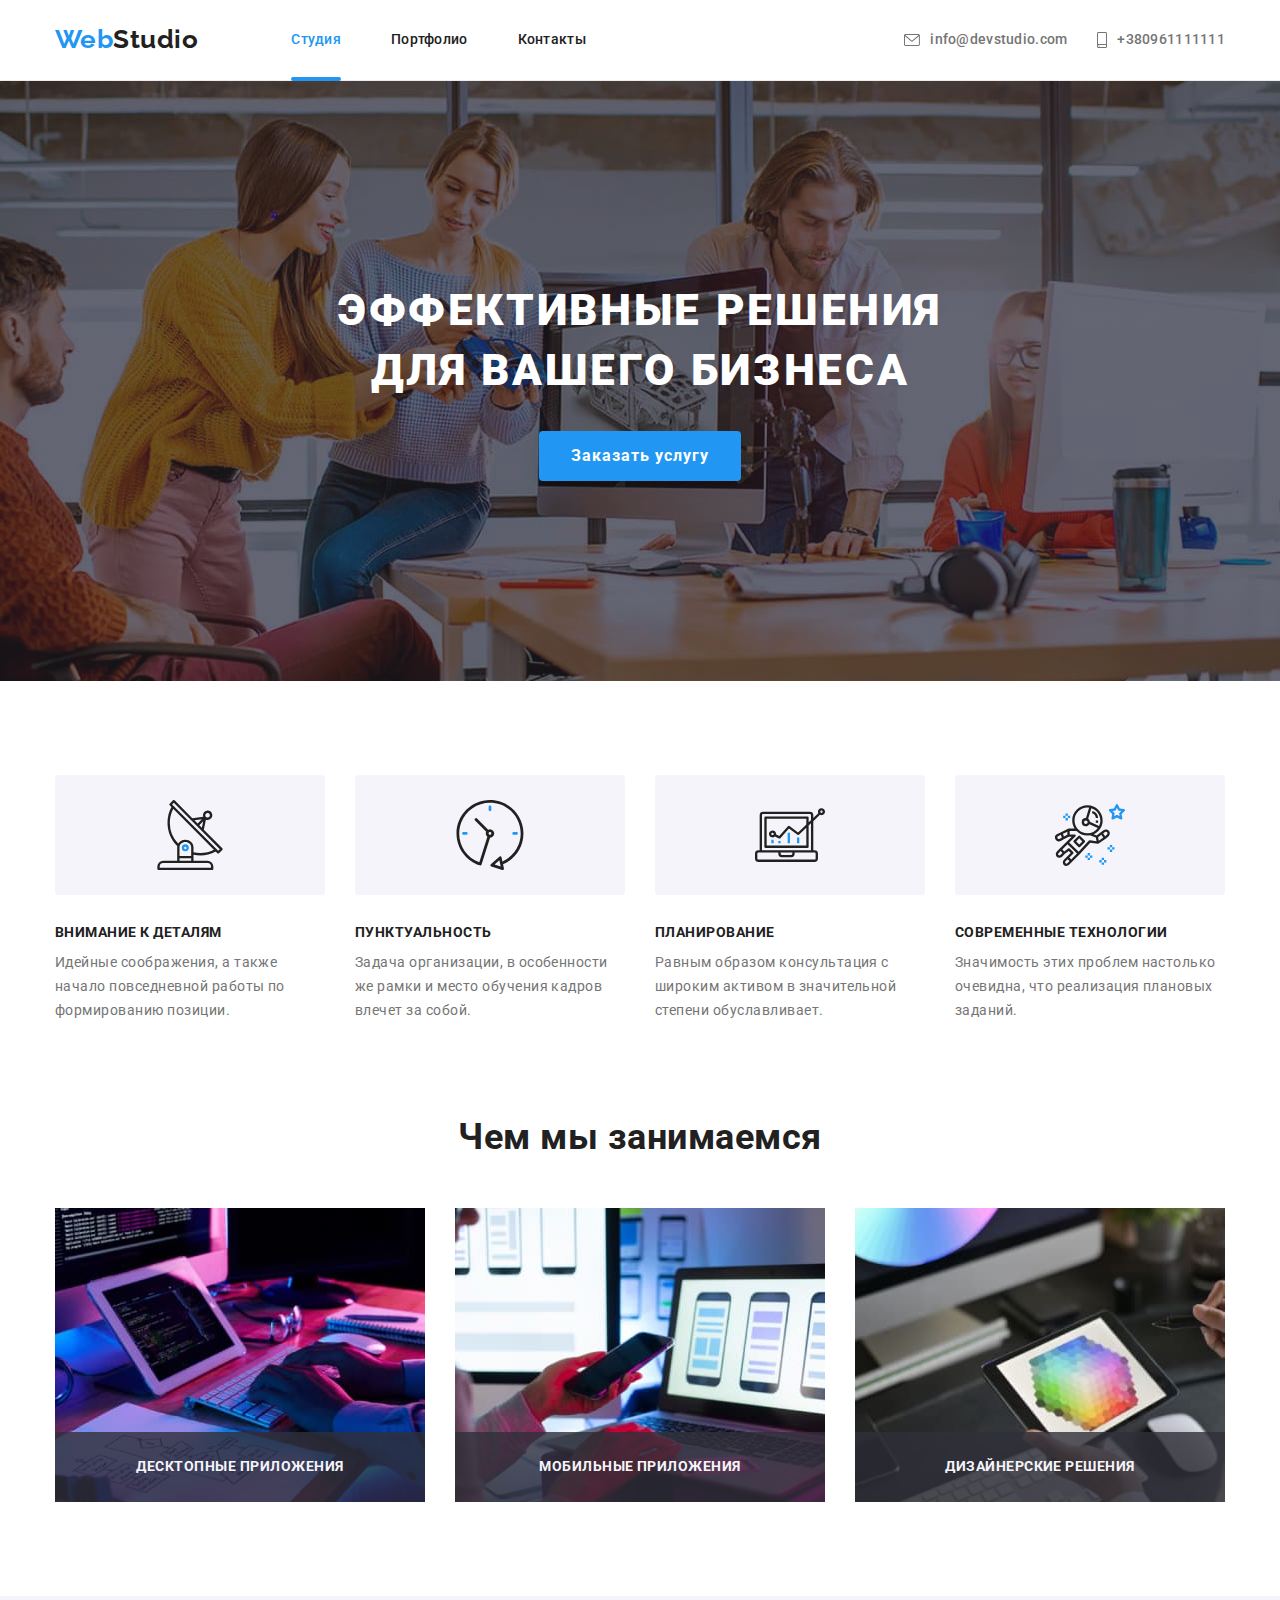
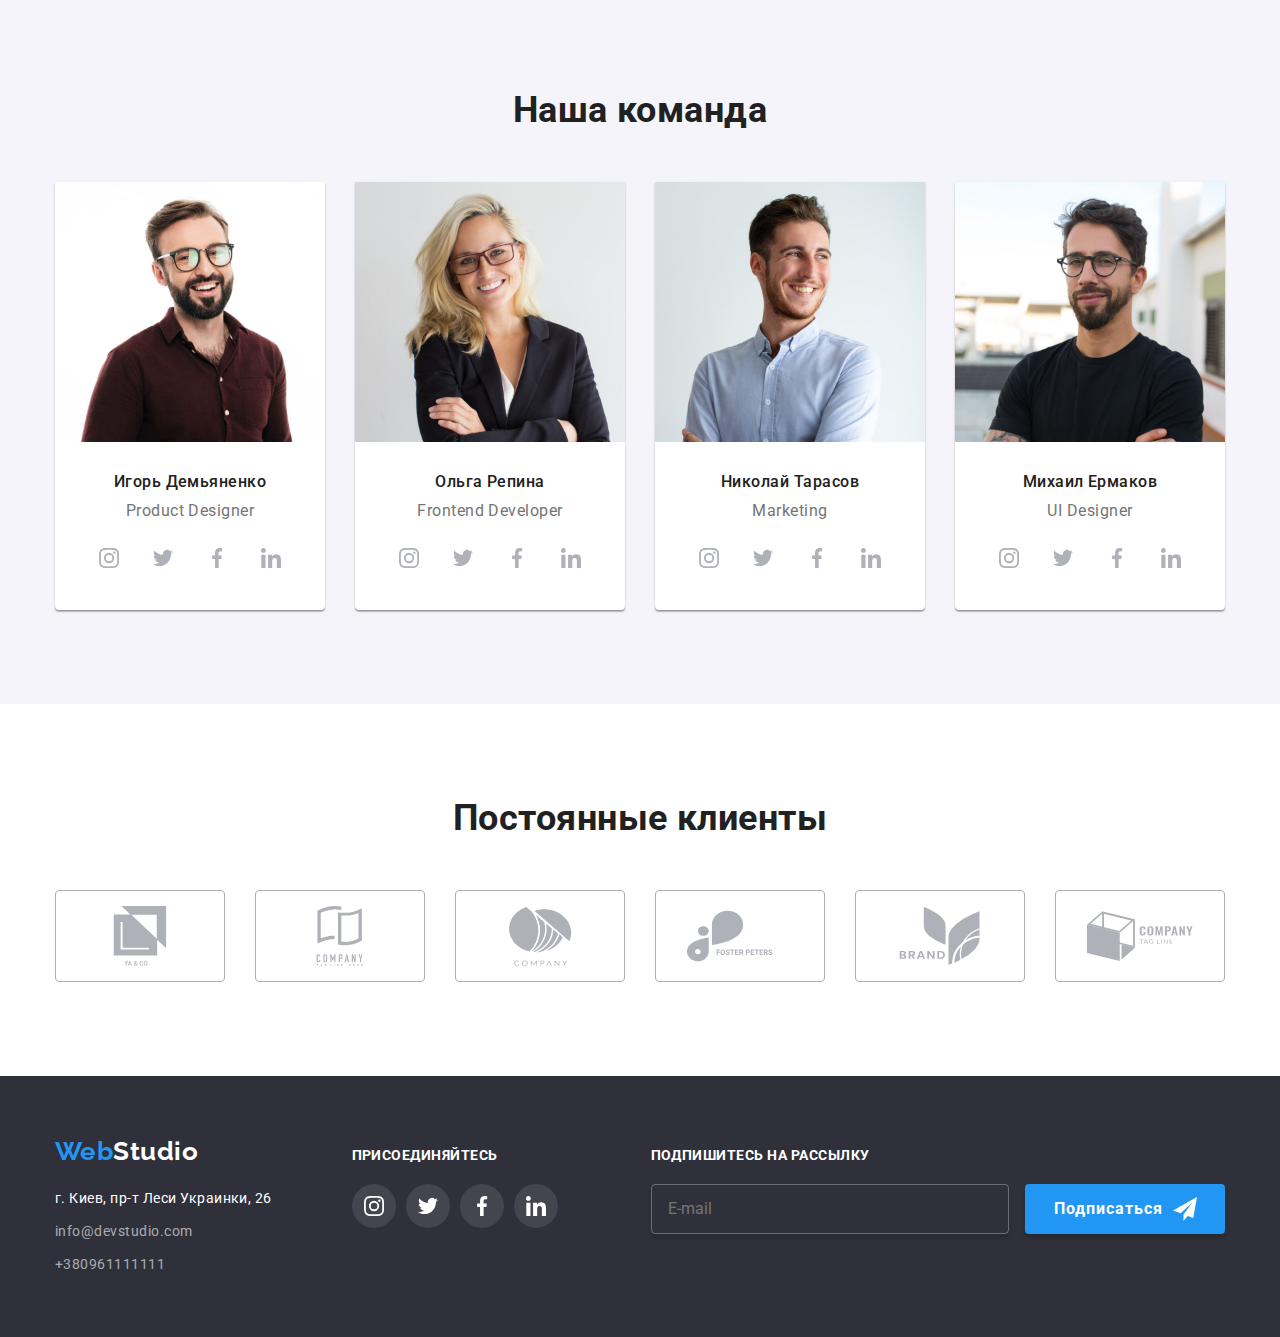
<file: index.html>
<!DOCTYPE html>
<html lang="ru">
<head>
    <meta charset="UTF-8">
    <meta http-equiv="X-UA-Compatible" content="IE=edge">
    <meta name="viewport" content="width=device-width, initial-scale=1.0">
    <title>Студия</title>
    <link rel="preconnect" href="https://fonts.googleapis.com">
    <link rel="preconnect" href="https://fonts.gstatic.com" crossorigin>
    <link href="https://fonts.googleapis.com/css2?family=Raleway:wght@700&family=Roboto:wght@400;500;700;900&display=swap"
        rel="stylesheet">
    <link rel="stylesheet" href="https://cdnjs.cloudflare.com/ajax/libs/modern-normalize/1.1.0/modern-normalize.min.css">
    <link rel="stylesheet" href="./css/main.min.css">
</head>
<body>
        <!-- Шапка -->
    <header  class="header-line">
        <div class="container container__header-line">
            <a href="./index.html" class="logo logo__header-line">Web<span class="logo-dark">Studio</span></a>
            <nav class="site-nav">
                <ul class="site-nav__list" >
                    <li class="site-nav__item"><a href="./index.html" class="site-nav__link  site-nav__link--current" >Студия</a></li>
                    <li class="site-nav__item"><a href="./portfolio.html" class="site-nav__link" >Портфолио</a></li>
                    <li class="site-nav__item"><a href="#contacts" class="site-nav__link" >Контакты</a></li>
                </ul>   
            </nav >
            
                <ul class="auth-box">
                    <li class="auth-box__item">
                          <a href="mailto:info@devstudio.com" class="auth-box__link">
                            <svg class="icon auth-box__icon" width="16" height="12">
                                <use href="./images/sprite.svg#envelope-hover"></use>
                            </svg>                         
                            info@devstudio.com</a>
                    </li>
                    <li class="auth-box__item">
                        <a href="tel:+380961111111" class="auth-box__link">
                            <svg class="auth-box__icon" width="10" height="16">
                                <use href="./images/sprite.svg#smartphone"></use>
                            </svg>
                        +380961111111</a>
                    </li>
                </ul>
        </div>
    </header>
    <main>

  
        <!-- Герой -->
        <section class="hero">
            <h1 class="hero__title">Эффективные решения<br>для вашего бизнеса</h1>
            <button type="button" class="btn hero__btn" data-modal-open>Заказать услугу</button>
            
            <div class="backdrop is-hidden" data-modal>
                    <div class="modal" > 
                        <button class=" btn close-btn" data-modal-close>
                        
                            <svg class="close-btn__icon" width="11" height="11">
                                <use href="./images/sprite.svg#close-icon"></use>
                            </svg>
                        </button>

                        <b class="modal__title">Оставьте свои данные, мы вам перезвоним</b>
                        <form class="contact-form"> 
                            <label class="contact-form__label">
                                Имя 
                                <input class="contact-form__content" type="text" name="name" value="">
                                <svg class="contact-form__icon" width="18" height="18">
                                    <use href="./images/sprite.svg#person"></use>
                                </svg>
                            </label>
                            
                            <label class="contact-form__label">
                                Телефон <input class="contact-form__content" type="tel" name="telephone" value="">
                                <svg class="contact-form__icon" width="18" height="18">
                                    <use href="./images/sprite.svg#phone"></use>
                                </svg>
                            </label>
                            
                            <label class="contact-form__label">
                                Почта <input class="contact-form__content" type="email" name="email" value="">
                                <svg class="contact-form__icon" width="18" height="18">
                                    <use href="./images/sprite.svg#email"></use>
                                </svg>
                            </label>
                            
                            <label class="contact-form__label feedback">
                                Комментарий <textarea class="contact-form__content feedback-area" name="feedback" placeholder="Ведите текст"></textarea>
                            </label>



                            <input class="contact-form__check-agree visually-hidden"  type="checkbox" id="checkbox-agree" >
                            <label class="contact-form__checkbox-label" for="checkbox-agree">Соглашаюсь с рассылкой и принимаю &#160;<a class="contact-form_policy-link" href="#">Условия договора</a></label>
                        
                            <button class="contact-form__btn btn" type="submit">Отправить</button>
                        </form>
                        
                    </div>
                            
            </div>
               
           
        </section>

       <!-- Наши преимущества -->

        <section class="section">
            <div class="container">
                <h2 class="visually-hidden">Преимущества</h2>
                
                <ul class="features">
                    <li class="features__item">
                        <div class="features__box">
                            <svg  width="70" height="70">
                                <use href="./images/sprite.svg#antenna"></use>
                            </svg>
                        </div>
                        <h3 class="features__title">Внимание к деталям</h3>
                        <p class="features__text">Идейные соображения, а также начало повседневной работы по формированию позиции.</p>
                    </li>
                    <li class="features__item">
                        <div class="features__box">
                            <svg width="70" height="70">
                                <use href="./images/sprite.svg#clock"></use>
                            </svg>
                        </div>
                        <h3 class="features__title">Пунктуальность</h3>
                        <p class="features__text">Задача организации, в особенности же рамки и место обучения кадров влечет за собой.</p>
                    </li>
                    <li class="features__item">
                        <div class="features__box">
                            <svg width="70" height="70">
                                <use href="./images/sprite.svg#diagram"></use>
                            </svg>
                        </div>
                        <h3 class="features__title">Планирование</h3>
                        <p class="features__text">Равным образом консультация с широким активом в значительной степени обуславливает.</p>
                    </li>
                    <li class="features__item">
                        <div class="features__box">
                            <svg width="70" height="70">
                                <use href="./images/sprite.svg#astronaut"></use>
                            </svg>
                        </div>
                        <h3 class="features__title">Современные технологии</h3>
                        <p class="features__text">Значимость этих проблем настолько очевидна, что реализация плановых заданий.</p>
                    </li>
                </ul>
            </div>
        </section>

        <!-- Чем мы занимаемся -->

        <section class="section section--top-indent">
            <div class="container "> 
                <h2 class="section__title">Чем мы занимаемся</h2>
                <ul class= "working-list">
                    <li class="working-list__item">
                        <img src="./images/what-we-do/what-we-do-1.jpg"  alt="Написание кода на компьютере" width="370">
                        <div class="working-list__desc-wrap">
                            <h3 class="working-list__desc-title">Десктопные приложения</h3>
                        </div>
                    </li>
                    <li class="working-list__item">
                        <img src="./images/what-we-do/what-we-do-2.jpg" alt="Адаптация сайта к мобильным технологиям" width="370">
                        <div class="working-list__desc-wrap">
                            <h3 class="working-list__desc-title">Мобильные приложения</h3>
                        </div>
                    </li>
                    <li class="working-list__item">
                        <img src="./images/what-we-do/what-we-do-3.jpg" alt="Выбор цветовой гаммы " width="370">
                        <div class="working-list__desc-wrap">
                            <h3 class="working-list__desc-title">Дизайнерские решения</h3>
                        </div>
                    </li>
                </ul>  
            </div>
        </section>

        <!--Наша команда -->

        <section class="section section--bg-color">
            <div class="container">
                <h2 class="section__title ">Наша команда</h2>
                <ul class="team ">
                    <li class="team__item">
                        <img src="./images/team-members/member-1.jpg" alt="Участник команды Игорь Демьяненко" width="270">
                        <div class="team__content">
                            <h3 class="team__title">Игорь Демьяненко</h3>
                            <p class="team__text">Product Designer</p>
                            <ul class="social-list">
                                <li class="social-list__item">
                                    <a href="#" class="social-list__link">
                                        <svg class="social-list__icon" width="20" height="20">
                                            <use href="./images/sprite.svg#instagram"></use>
                                        </svg>
                                    </a>
                                </li>
                                <li class="social-list__item">
                                    <a href="#" class="social-list__link">
                                        <svg class="social-list__icon" width="20" height="20">
                                            <use href="./images/sprite.svg#twitter"></use>
                                        </svg>
                                    </a>
                                </li>
                                <li class=" social-list__item">
                                    <a href="#" class="social-list__link">
                                        <svg class="social-list__icon" width="20" height="20">
                                            <use href="./images/sprite.svg#facebook"></use>
                                        </svg>
                                    </a>
                                </li>
                                <li class="social-list__item">
                                    <a href="#" class="social-list__link">
                                        <svg class="social-list__icon" width="20" height="20">
                                            <use href="./images/sprite.svg#linkedin"></use>
                                        </svg>
                                    </a>
                                </li>
                            </ul>
                        </div>
                    </li>
                    <li class="team__item">
                        <img src="./images/team-members/member-2.jpg" alt="Участник команды Ольга Репина" width="270">
                        <div class="team__content">
                            <h3 class="team__title">Ольга Репина</h3>
                            <p class="team__text">Frontend Developer</p>
                            <ul class="social-list">
                                <li class="social-list__item">
                                    <a href="#" class="social-list__link">
                                        <svg class="social-list__icon" width="20" height="20">
                                            <use href="./images/sprite.svg#instagram"></use>
                                        </svg>
                                    </a>
                                </li>
                                <li class="social-list__item">
                                    <a href="#" class="social-list__link">
                                        <svg class="social-list__icon" width="20" height="20">
                                            <use href="./images/sprite.svg#twitter"></use>
                                        </svg>
                                    </a>
                                </li>
                                <li class="social-list__item">
                                    <a href="#" class="social-list__link">
                                        <svg class="social-list__icon" width="20" height="20">
                                            <use href="./images/sprite.svg#facebook"></use>
                                        </svg>
                                    </a>
                                </li>
                                <li class="social-list__item">
                                    <a href="#" class="social-list__link">
                                        <svg class="social-list__icon" width="20" height="20">
                                            <use href="./images/sprite.svg#linkedin"></use>
                                        </svg>
                                    </a>
                                </li>
                            </ul>
                        </div>
                    </li>
                    <li class="team__item">
                        <img src="./images/team-members/member-3.jpg" alt="Участник команды Николай Тарасов" width="270">
                        <div class="team__content">
                            <h3 class="team__title">Николай Тарасов</h3>
                            <p class="team__text">Marketing</p>
                            <ul class="social-list">
                                <li class="social-list__item">
                                    <a href="#" class="social-list__link">
                                        <svg class="social-list__icon" width="20" height="20">
                                            <use href="./images/sprite.svg#instagram"></use>
                                        </svg>
                                    </a>
                                </li>
                                <li class="social-list__item">
                                    <a href="#" class="social-list__link">
                                        <svg class="social-list__icon" width="20" height="20">
                                            <use href="./images/sprite.svg#twitter"></use>
                                        </svg>
                                    </a>
                                </li>
                                <li class="social-list__item">
                                    <a href="#" class="social-list__link">
                                        <svg class="social-list__icon" width="20" height="20">
                                            <use href="./images/sprite.svg#facebook"></use>
                                        </svg>
                                    </a>
                                </li>
                                <li class="social-list__item">
                                    <a href="#" class="social-list__link">
                                        <svg class="social-list__icon" width="20" height="20">
                                            <use href="./images/sprite.svg#linkedin"></use>
                                        </svg>
                                    </a>
                                </li>
                            </ul>
                        </div>
                    </li>
                    <li class="team__item">
                        <img src="./images/team-members/member-4.jpg" alt="Участник команды Михаил Ермаков" width="270">
                        <div class="team__content">
                            <h3 class="team__title">Михаил Ермаков</h3>
                            <p class="team__text">UI Designer</p>
                            <ul class="social-list">
                                <li class="social-list__item">
                                    <a href="#" class="social-list__link">
                                        <svg class="social-list__icon" width="20" height="20">
                                            <use href="./images/sprite.svg#instagram"></use>
                                        </svg>
                                    </a>
                                </li>
                                <li class="social-list__item">
                                    <a href="#" class="social-list__link">
                                        <svg class="social-list__icon" width="20" height="20">
                                            <use href="./images/sprite.svg#twitter"></use>
                                        </svg>
                                    </a>
                                </li>
                                <li class="social-list__item">
                                    <a href="#" class="social-list__link">
                                        <svg class="social-list__icon" width="20" height="20">
                                            <use href="./images/sprite.svg#facebook"></use>
                                        </svg>
                                    </a>
                                </li>
                                <li class="social-list__item">
                                    <a href="#" class="social-list__link">
                                        <svg class="social-list__icon" width="20" height="20">
                                            <use href="./images/sprite.svg#linkedin"></use>
                                        </svg>
                                    </a>
                                </li>
                            </ul>
                        </div>
                    </li>
                </ul>
            </div>
        </section>

        <!-- Клиенты -->

        <section class="section ">
            <div class="container">
                <h2 class="section__title ">Постоянные клиенты</h2>
                <ul class="client-list">
                    <li class="client-list__item">
                        <a href="#" class="client-list__link">
                            <svg width="106" height="60" >
                                <use href="./images/sprite.svg#client-1"></use>
                            </svg>
                        </a>
                    
                    </li>
                
                    <li class="client-list__item">
                        <a href="#" class="client-list__link">
                            <svg  width="106" height="60">
                                <use href="./images/sprite.svg#client-2"></use>
                            </svg>
                        </a>
                    </li>
                
                    <li class="client-list__item">
                        <a href="#" class="client-list__link">
                            <svg  width="106" height="60">
                                <use href="./images/sprite.svg#client-3"></use>
                            </svg>
                        </a>
                    </li>
                
                    <li class="client-list__item">
                        <a href="#" class="client-list__link">
                            <svg  width="106" height="60">
                                <use href="./images/sprite.svg#client-4"></use>
                            </svg>
                        </a>
                    </li>
                    <li class="client-list__item">
                        <a href="#" class="client-list__link">
                            <svg  width="106" height="60">
                                <use href="./images/sprite.svg#client-5"></use>
                            </svg>
                        </a>
                    </li>
                    <li class="client-list__item">
                        <a href="#" class="client-list__link">
                            <svg  width="106" height="60">
                                <use href="./images/sprite.svg#client-6"></use>
                            </svg>
                        </a>
                    </li>
                </ul>
                
            </div>
        </section>
    </main>

    <!-- Футер -->

    <footer class="footer">
        <div class="container">
            <div class="footer__content">
                <div class="footer__element">
                    <a href="./index.html" class="logo logo-footer">Web<span class="logo-light">Studio</span></a>
                    
                    <address id="contacts">
                        <ul class="adress-list">
                            <li class="adress-list__item"><a href="https://goo.gl/maps/gnvSUfkHdjVAwian9" class="adress-list__link adress-list__link--light">г. Киев, пр-т Леси Украинки, 26</a></li>
                            <li class="adress-list__item"><a href="mailto:info@devstudio.com" class="adress-list__link adress-list__link--dark">info@devstudio.com</a></li>
                            <li class="adress-list__item"><a href="tel:+380961111111" class="adress-list__link adress-list__link--dark">+380961111111</a></li>
                        </ul> 
                    </address>
                </div>
                <div class="join-box">
                    <h3 class="join-box__title">присоединяйтесь</h3>
                    <ul class="join-box__list">
                        <li class="join-box__list-item">
                            <a href="#" class="social-list__link">
                                <svg class="join-box__icon" width="20" height="20">
                                    <use href="./images/sprite.svg#instagram"></use>
                                </svg>
                            </a>
                        </li>
                        <li class="join-box__list-item">
                            <a href="#" class="social-list__link">
                                <svg class="join-box__icon" width="20" height="20">
                                    <use href="./images/sprite.svg#twitter"></use>
                                </svg>
                            </a>
                        </li>
                        <li class="join-box__list-item">
                            <a href="#" class="social-list__link">
                                <svg class="join-box__icon" width="20" height="20">
                                    <use href="./images/sprite.svg#facebook"></use>
                                </svg>
                            </a>
                        </li>
                        <li class="join-box__list-item">
                            <a href="#" class="social-list__link">
                                <svg class="join-box__icon" width="20" height="20">
                                    <use href="./images/sprite.svg#linkedin"></use>
                                </svg>
                            </a>
                        </li>
                    </ul>

                </div>
                <div class="subscription">
                    <h3 class="subscription__title">Подпишитесь на рассылку</h3>
                    <form>
                        <input class="subscription__input" type="email" name="email" placeholder="E-mail">
                        
                        <button class="btn subscription__btn" type="submit" >
                            <span class="subscription__text">Подписаться</span>
                            <svg class="icon-send" width="24" height="24">
                                <use href="./images/sprite.svg#icon-send"></use>
                            </svg>
                        </button>
                    </form>
                  
                
                </div>
            </div>
        </div>
    </footer>
    <script src="./js/modal.js"></script>
</body>
</html>
</file>
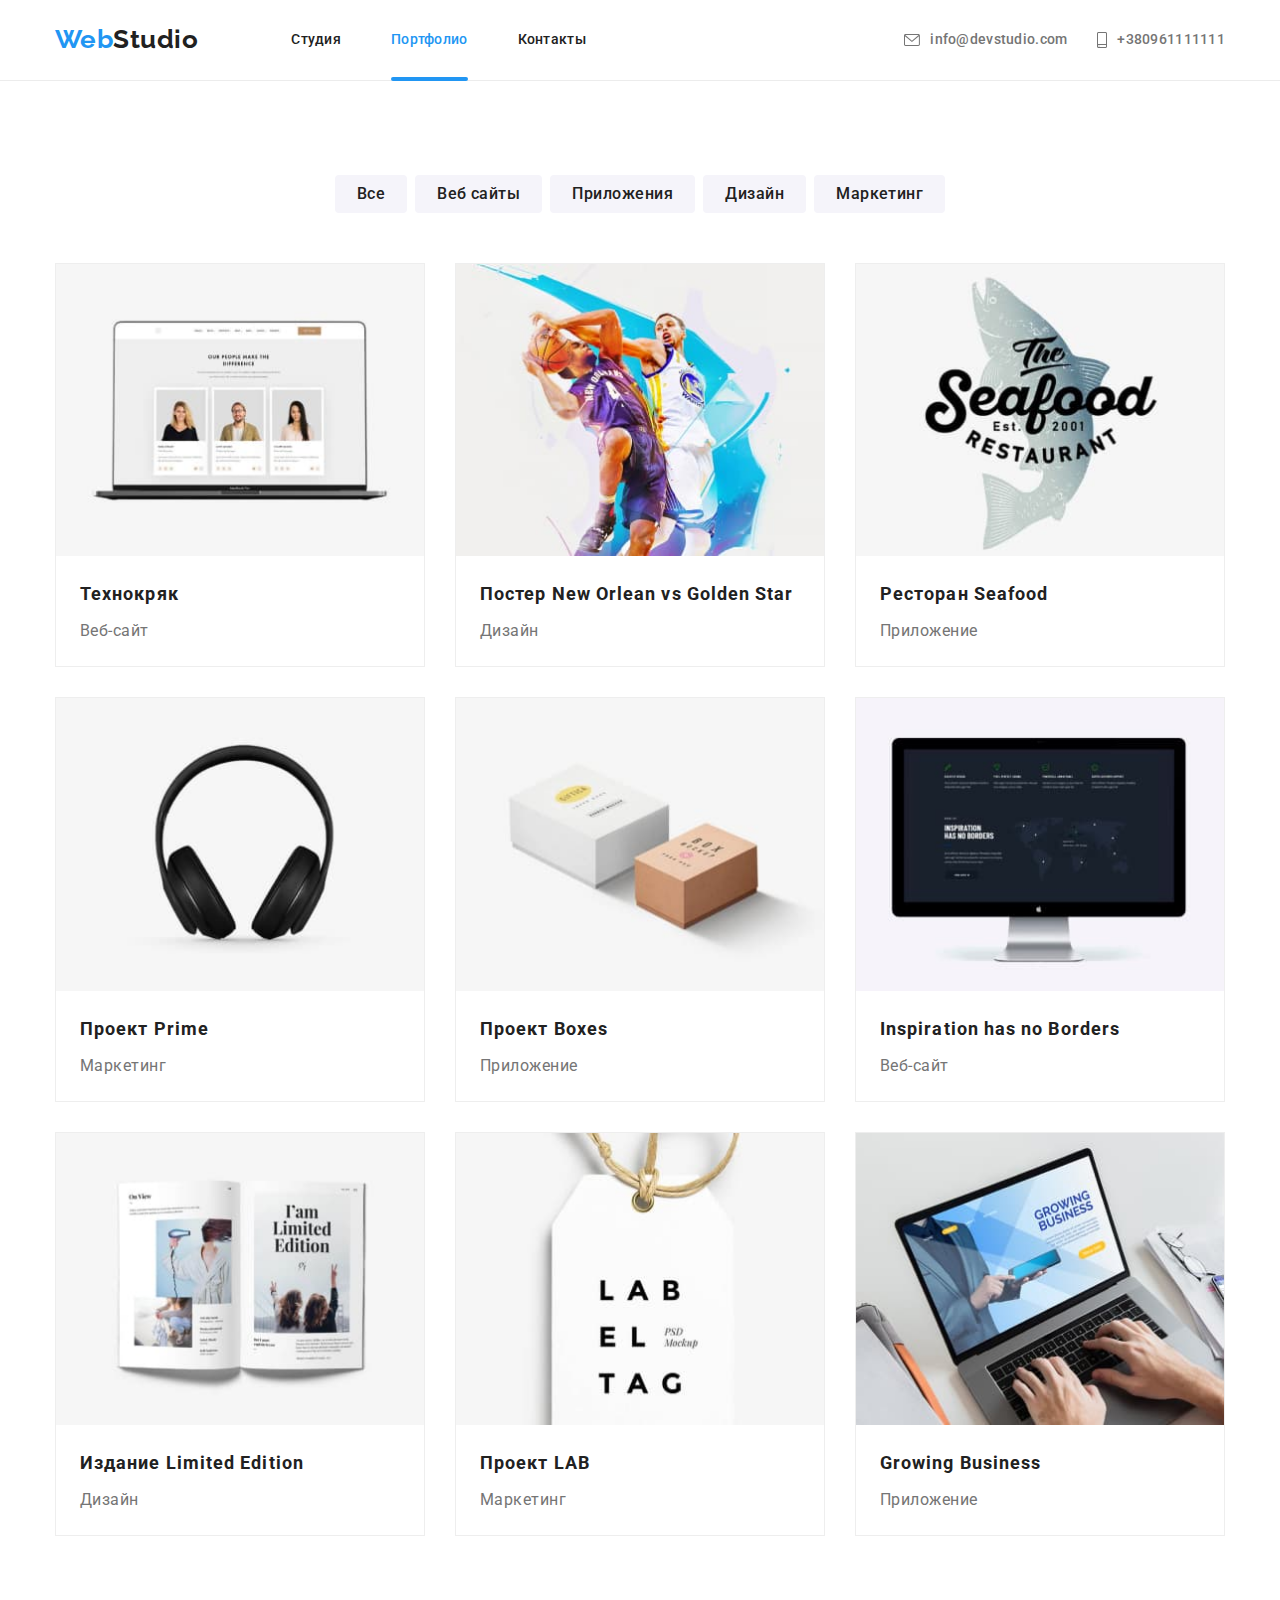
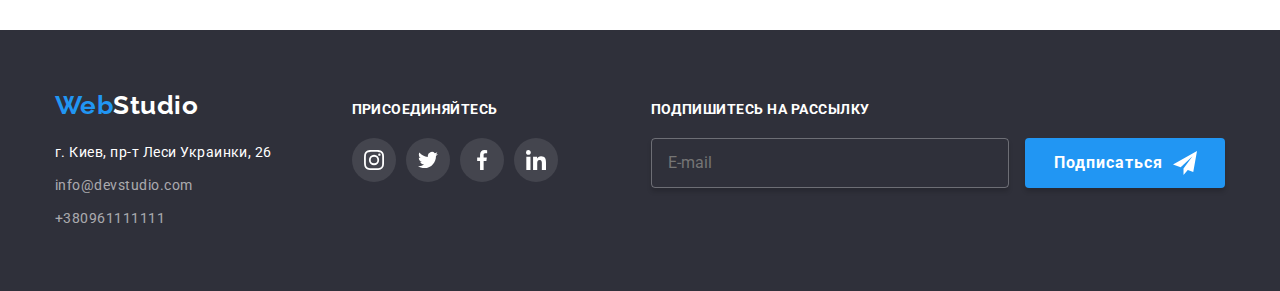
<file: portfolio.html>
<!DOCTYPE html>
<html lang="ru">

<head>
    <meta charset="UTF-8">
    <meta http-equiv="X-UA-Compatible" content="IE=edge">
    <meta name="viewport" content="width=device-width, initial-scale=1.0">
    <title>Портфолио</title>
    <link rel="preconnect" href="https://fonts.googleapis.com">
    <link rel="preconnect" href="https://fonts.gstatic.com" crossorigin>
    <link href="https://fonts.googleapis.com/css2?family=Raleway:wght@700&family=Roboto:wght@400;500;700;900&display=swap"
        rel="stylesheet">
    <link rel="stylesheet" href="https://cdnjs.cloudflare.com/ajax/libs/modern-normalize/1.1.0/modern-normalize.min.css">
    <link rel="stylesheet" href="./css/main.min.css">
</head>

<body>
    
    <header class="header-line">
        <div class="container container__header-line">
            <a href="./index.html" class="logo logo__header-line">Web<span class="logo-dark">Studio</span></a>
            <nav class="site-nav">
                <ul class="site-nav__list">
                    <li class="site-nav__item"><a href="./index.html" class="site-nav__link">Студия</a></li>
                    <li class="site-nav__item"><a href="./portfolio.html" class="site-nav__link  site-nav__link--current">Портфолио</a></li>
                    <li class="site-nav__item"><a href="#contacts" class="site-nav__link">Контакты</a></li>
                </ul>
            </nav>

            <ul class="auth-box">
                <li class="auth-box__item">
                    <a href="mailto:info@devstudio.com" class="link auth-box__link">
                        <svg class="icon auth-box__icon" width="16" height="12">
                            <use href="./images/sprite.svg#envelope-hover"></use>
                        </svg>
                        info@devstudio.com</a>
                </li>
                <li class="auth-box__item">
                    <a href="tel:+380961111111" class="link auth-box__link">
                        <svg class="icon auth-box__icon" width="10" height="16">
                            <use href="./images/sprite.svg#smartphone"></use>
                        </svg>
                        +380961111111</a>
                </li>
               
            </ul>
        </div>
    </header>
    <main>
        <!-- Примеры работ -->
       <section class="section">
           <div class="container">
                <h1  class="visually-hidden">Примеры работ</h1>
                <ul class="filter">
                        <li class="filter__element" ><button type="button" class="btn filter__btn">Все</button></li>
                        <li class="filter__element" ><button type="button" class="btn filter__btn">Веб сайты</button></li>
                        <li class="filter__element" ><button type="button" class="btn filter__btn">Приложения</button></li>
                        <li class="filter__element" ><button type="button" class="btn filter__btn">Дизайн</button></li>
                        <li class="filter__element" ><button type="button" class="btn filter__btn">Маркетинг</button></li>
                </ul>
            
                <ul class="examples">
                    <li class="examples__item">
                        
                            <a href="#" class="examples__link">
                                <div class="examples__wrap">
                                    <img src="./images/portfolio-examples/examples-1.jpg" class="examples__img" alt="Главная страница сайта Технокряк" width="370">
                                    <div class="examples__overlay">
                                        <p>Технокряк это современная площадка распространения коронавируса. Компании используют эту платформу для цифрового
                                            шпионажа и атак на защищённые сервера конкурентов.</p>
                                    </div>
                                </div>
                                <div class="examples__content">
                                    <h2 class="examples__title">Технокряк</h2>
                                    <p class="examples__text">Веб-сайт</p>
                                </div>
                                
                            </a>
                       
                    </li>
                    <li class="examples__item">
                        <a href="#" class="examples__link">
                            <div class="examples__wrap">
                                <img src="./images/portfolio-examples/examples-2.jpg" class="examples__img" alt="Постер с баскетболистами" width="370">
                                <div class="examples__overlay">
                                    <p>Lorem ipsum dolor sit amet consectetur adipisicing elit. Perspiciatis fugiat, dolor eveniet optio commodi dicta. Quasi sequi eos molestiae modi, corrupti nam itaque aspernatur fuga iure doloremque rem ea quo.
                                    </p>
                                </div>
                            </div>
                            <div class="examples__content">
                                <h2 class="examples__title">Постер New Orlean vs Golden Star</h2>
                                <p class="examples__text">Дизайн</p>
                            </div>
                        </a>
                    </li>
                    <li class="examples__item">
                        <a href="#" class="examples__link">
                            <div class="examples__wrap">
                                <img src="./images/portfolio-examples/examples-3.jpg" class="examples__img" alt="Логотип ресторана Seafood" width="370">
                                <div class="examples__overlay">
                                    <p>Lorem ipsum dolor sit amet consectetur adipisicing elit. Perspiciatis fugiat, dolor eveniet optio commodi dicta.
                                        Quasi sequi eos molestiae modi, corrupti nam itaque aspernatur fuga iure doloremque rem ea quo.
                                    </p>
                                </div>
                            </div>
                            
                            <div class="examples__content">
                                <h2 class="examples__title">Ресторан Seafood</h2>
                                <p class="examples__text">Приложение</p>
                            </div>
                        </a>
                    </li>
                    <li class="examples__item">
                        <a href="#" class="examples__link">
                            <div class="examples__wrap">
                                <img src="./images/portfolio-examples/examples-4.jpg" class="examples__img" alt="Наушники" width="370">
                                <div class="examples__overlay">
                                    <p>Lorem ipsum dolor sit amet consectetur adipisicing elit. Perspiciatis fugiat, dolor eveniet optio commodi dicta.
                                        Quasi sequi eos molestiae modi, corrupti nam itaque aspernatur fuga iure doloremque rem ea quo.
                                    </p>
                                </div>  
                            </div>
                            <div class="examples__content">
                                <h2 class="examples__title">Проект Prime</h2>
                                <p class="examples__text">Маркетинг</p>
                            </div>
                        </a>
                    </li>
                    <li class="examples__item">
                        <a href="#" class="examples__link">
                            <div class="examples__wrap">
                                <img src="./images/portfolio-examples/examples-5.jpg" class="examples__img" alt="Коробки" width="370">
                                <div class="examples__overlay">
                                        <p>Lorem ipsum dolor sit amet consectetur adipisicing elit. Perspiciatis fugiat, dolor eveniet optio commodi dicta.
                                            Quasi sequi eos molestiae modi, corrupti nam itaque aspernatur fuga iure doloremque rem ea quo.
                                        </p>
                                </div>
                            </div>
                            <div class="examples__content">
                                <h2 class="examples__title">Проект Boxes</h2>
                                <p class="examples__text">Приложение</p>
                            </div>
                        </a>
                    </li>
                    <li class="examples__item">
                        <a href="#" class="examples__link">
                            <div class="examples__wrap">
                                <img src="./images/portfolio-examples/examples-6.jpg" class="examples__img" alt="Веб-сайт на экране" width="370">
                                <div class="examples__overlay">
                                        <p>Lorem ipsum dolor sit amet consectetur adipisicing elit. Perspiciatis fugiat, dolor eveniet optio commodi dicta.
                                            Quasi sequi eos molestiae modi, corrupti nam itaque aspernatur fuga iure doloremque rem ea quo.
                                        </p>
                                </div>
                                </div>
                            <div class="examples__content">
                                <h2 class="examples__title">Inspiration has no Borders</h2>
                                <p class="examples__text">Веб-сайт</p>
                            </div>
                        </a>
                    </li>
                    <li class="examples__item">
                        <a href="#" class="examples__link">
                            <div class="examples__wrap">
                                <img src="./images/portfolio-examples/examples-7.jpg" class="examples__img" alt="Пример дизайна разворота журнала" width="370">
                                <div class="examples__overlay">
                                        <p>Lorem ipsum dolor sit amet consectetur adipisicing elit. Perspiciatis fugiat, dolor eveniet optio commodi dicta.
                                            Quasi sequi eos molestiae modi, corrupti nam itaque aspernatur fuga iure doloremque rem ea quo.
                                        </p>
                                </div>
                            </div>
                            <div class="examples__content">
                                <h2 class="examples__title">Издание Limited Edition</h2>
                                <p class="examples__text">Дизайн</p>
                            </div>
                        </a>
                    </li>
                    <li class="examples__item">
                        <a href="#" class="examples__link">
                            <div class="examples__wrap">
                                <img src="./images/portfolio-examples/examples-8.jpg" class="examples__img" alt="Ярлык с названием проекта" width="370">
                                <div class="examples__overlay">
                                        <p>Lorem ipsum dolor sit amet consectetur adipisicing elit. Perspiciatis fugiat, dolor eveniet optio commodi dicta.
                                            Quasi sequi eos molestiae modi, corrupti nam itaque aspernatur fuga iure doloremque rem ea quo.
                                        </p>
                                </div>
                            </div>
                            <div class="examples__content">
                                <h2 class="examples__title">Проект LAB</h2>
                                <p class="examples__text">Маркетинг</p>
                            </div>
                        </a>
                    </li>
                    <li class="examples__item">
                        <a href="#" class="examples__link">
                            <div class="examples__wrap">
                                <img src="./images/portfolio-examples/examples-9.jpg" class="examples__img" alt="Работа с приложением" width="370">
                                <div class="examples__overlay">
                                        <p>Lorem ipsum dolor sit amet consectetur adipisicing elit. Perspiciatis fugiat, dolor eveniet optio commodi dicta.
                                            Quasi sequi eos molestiae modi, corrupti nam itaque aspernatur fuga iure doloremque rem ea quo.
                                        </p>
                                </div>
                            </div>
                            <div class="examples__content">
                                <h2 class="examples__title">Growing Business</h2>
                                <p class="examples__text">Приложение</p>
                            </div>
                        </a>
                    </li>
                </ul>
        </div>
       </section>
    </main>
    <!-- Футер -->
    <footer class="footer">
        <div class="container">
            <div class="footer__content">
                <div class="footer__element">
                    <a href="./index.html" class="logo logo-footer">Web<span
                            class="logo-light">Studio</span>
                    </a>
    
                    <address id="contacts">
                        <ul class="adress-list">
                            <li class="adress-list__item"><a href="https://goo.gl/maps/gnvSUfkHdjVAwian9"
                                    class="adress-list__link adress-list__link--light">г. Киев, пр-т Леси Украинки, 26</a></li>
                            <li class="adress-list__item"><a href="mailto:info@devstudio.com"
                                    class="adress-list__link adress-list__link--dark">info@devstudio.com</a></li>
                            <li class="adress-list__item"><a href="tel:+380961111111"
                                    class="adress-list__link adress-list__link--dark">+380961111111</a></li>
                        </ul>
                    </address>
                </div>
                <div class="join-box">
                    <h3 class="join-box__title">присоединяйтесь</h3>
                    <ul class="join-box__list">
                        <li class="join-box__list-item">
                            <a href="#" class="social-list__link">
                                <svg class="join-box__icon" width="20" height="20">
                                    <use href="./images/sprite.svg#instagram"></use>
                                </svg>
                            </a>
                        </li>
                        <li class="join-box__list-item">
                            <a href="#" class="social-list__link">
                                <svg class="join-box__icon" width="20" height="20">
                                    <use href="./images/sprite.svg#twitter"></use>
                                </svg>
                            </a>
                        </li>
                        <li class="join-box__list-item">
                            <a href="#" class="social-list__link">
                                <svg class="join-box__icon" width="20" height="20">
                                    <use href="./images/sprite.svg#facebook"></use>
                                </svg>
                            </a>
                        </li>
                        <li class="join-box__list-item">
                            <a href="#" class="social-list__link">
                                <svg class="join-box__icon" width="20" height="20">
                                    <use href="./images/sprite.svg#linkedin"></use>
                                </svg>
                            </a>
                        </li>
                    </ul>
    
                </div>
                <div class="subscription">
                    <h3 class="subscription__title">Подпишитесь на рассылку</h3>
                    <form>
                        <input class="subscription__input" type="email" name="email" placeholder="E-mail">
    
                        <button class="btn subscription__btn" type="submit">
                            <span class="subscription__text">Подписаться</span>
                            <svg class="subscription__icon" width="24" height="24">
                                <use href="./images/sprite.svg#icon-send"></use>
                            </svg>
                        </button>
                    </form>
    
    
                </div>
            </div>
        </div>
    </footer>
</body>

</html>
</file>
<file: css/main.min.css>
:root{--primary-text-color: #757575;--primary-title-color: #212121;--accent-text-color: #2196f3;--primary-white-color: #ffffff;--first-bg-color: #2f303a;--secondary-bg-color: #f5f4fa;--icon-color: #afb1b8;--accent-btn-color: #188ce8}body{background-color:var(--primary-white-color);font-family:'Roboto', sans-serif;letter-spacing:0.03em}ul{list-style:none}a{text-decoration:none;color:inherit}p,h3,ul{margin:0px;padding:0px}.visually-hidden{position:absolute;clip:rect(0 0 0 0);width:1px;height:1px;margin:-1px}.btn{cursor:pointer;text-decoration:none;text-align:center;font-family:inherit}img{display:block;max-width:100%;height:auto}.container{margin-left:auto;margin-right:auto;width:1200px;padding:0px 15px}.section{padding:94px 0px}.section__title{font-weight:700;font-size:36px;line-height:1.16;text-align:center;margin-top:0px;margin-bottom:50px;color:var(--primary-title-color)}.logo{font-family:Raleway;font-weight:700;font-size:26px;line-height:1.19;color:var(--accent-text-color)}.logo__header-line{padding-top:24px;padding-bottom:25px;margin-right:93px}.logo-dark{color:var(--primary-title-color)}.logo-footer{display:block;margin-bottom:20px}.logo-light{color:var(--primary-white-color)}.backdrop{position:fixed;top:0;left:0;width:100%;height:100%;background-color:rgba(0,0,0,0.2);-webkit-transition:background-color 250ms cubic-bezier(0.4, 0, 0.2, 1);-o-transition:background-color 250ms cubic-bezier(0.4, 0, 0.2, 1);transition:background-color 250ms cubic-bezier(0.4, 0, 0.2, 1)}.hero__btn:focus+.backdrop{-webkit-animation:animate75 1000ms linear;animation:animate75 1000ms linear}.backdrop.is-hidden{opacity:0;pointer-events:none}.modal{position:absolute;top:50%;left:50%;-webkit-transform:translate(-50%, -50%);-ms-transform:translate(-50%, -50%);transform:translate(-50%, -50%);width:528px;height:581px;padding:40px;background-color:var(--primary-white-color);-webkit-border-radius:4px;border-radius:4px;-webkit-box-shadow:0px 2px 1px rgba(0,0,0,0.2),0px 1px 1px rgba(0,0,0,0.14),0px 1px 3px rgba(0,0,0,0.12);box-shadow:0px 2px 1px rgba(0,0,0,0.2),0px 1px 1px rgba(0,0,0,0.14),0px 1px 3px rgba(0,0,0,0.12)}@-webkit-keyframes animate75{0%{opacity:0.5;-webkit-transform:scale(1);transform:scale(1)}50%{opacity:0.75;-webkit-transform:scale(1.05);transform:scale(1.05)}100%{opacity:1;-webkit-transform:scale(1);transform:scale(1)}}@keyframes animate75{0%{opacity:0.5;-webkit-transform:scale(1);transform:scale(1)}50%{opacity:0.75;-webkit-transform:scale(1.05);transform:scale(1.05)}100%{opacity:1;-webkit-transform:scale(1);transform:scale(1)}}.close-btn{position:absolute;top:8px;right:8px;display:-webkit-box;display:-webkit-flex;display:-ms-flexbox;display:flex;-webkit-box-pack:center;-webkit-justify-content:center;-ms-flex-pack:center;justify-content:center;-webkit-box-align:center;-webkit-align-items:center;-ms-flex-align:center;align-items:center;width:30px;height:30px;background-color:var(--primary-white-color);-webkit-border-radius:50%;border-radius:50%;border:1px solid rgba(0,0,0,0.1)}.close-btn__icon{fill:#000}.close-btn:hover .close-btn__icon{fill:var(--accent-text-color)}.modal__title{font-size:20px;font-weight:700;line-height:1.17}.contact-form{margin-top:12px}.contact-form__label{position:relative;display:block;margin-bottom:10px;font-size:12px;font-weight:400;line-height:1.17;letter-spacing:0.01em;color:var(--primary-text-color)}.contact-form__content{width:100%;height:40px;margin-top:4px;padding-left:40px;padding-right:10px;border:1px solid rgba(33,33,33,0.2);-webkit-border-radius:4px;border-radius:4px;-webkit-transition:border 250ms cubic-bezier(0.4, 0, 0.2, 1);-o-transition:border 250ms cubic-bezier(0.4, 0, 0.2, 1);transition:border 250ms cubic-bezier(0.4, 0, 0.2, 1)}.contact-form__content:focus{outline:none;border:1px solid var(--accent-text-color)}.contact-form__icon{position:absolute;top:50%;left:12px;fill:var(--primary-title-color);-webkit-transition:fill 250ms cubic-bezier(0.4, 0, 0.2, 1);-o-transition:fill 250ms cubic-bezier(0.4, 0, 0.2, 1);transition:fill 250ms cubic-bezier(0.4, 0, 0.2, 1)}.contact-form__content:focus+.contact-form__icon{fill:var(--accent-text-color)}.feedback{margin-bottom:20px}.feedback-area{display:block;height:120px;padding:16px 12px;resize:none}.feedback-area::-webkit-input-placeholder{font-size:14px;font-weight:400;line-height:0.85;letter-spacing:0.01em;color:rgba(117,117,117,0.5)}.feedback-area:-ms-input-placeholder{font-size:14px;font-weight:400;line-height:0.85;letter-spacing:0.01em;color:rgba(117,117,117,0.5)}.feedback-area::-ms-input-placeholder{font-size:14px;font-weight:400;line-height:0.85;letter-spacing:0.01em;color:rgba(117,117,117,0.5)}.feedback-area::placeholder{font-size:14px;font-weight:400;line-height:0.85;letter-spacing:0.01em;color:rgba(117,117,117,0.5)}.contact-form__checkbox-label{display:-webkit-box;display:-webkit-flex;display:-ms-flexbox;display:flex;-webkit-box-pack:center;-webkit-justify-content:center;-ms-flex-pack:center;justify-content:center;-webkit-box-align:center;-webkit-align-items:center;-ms-flex-align:center;align-items:center;margin-bottom:30px;font-size:14px;font-weight:400;line-height:0.58;letter-spacing:0.03em;color:var(--primary-text-color)}.contact-form__checkbox-label::before{content:'';width:16px;height:15px;margin-right:9px;border:2px solid var(--primary-title-color);-webkit-border-radius:3px;border-radius:3px}.contact-form__check-agree:checked+.contact-form__checkbox-label::before{background-image:url("data:image/svg+xml;charset=UTF-8,%3csvg width='16' height='15' fill='none' xmlns='http://www.w3.org/2000/svg'%3e%3crect width='16' height='15' rx='2' fill='%232196F3'/%3e%3cpath d='m3.957 7.752-.069-.066-.069.065-.888.842-.076.072.076.073 3.496 3.334.069.066.069-.066 7.504-7.158.076-.073-.076-.072-.882-.841-.069-.066-.069.066-6.553 6.246-2.539-2.422Z' fill='%23fff' stroke='%23fff' stroke-width='.2'/%3e%3c/svg%3e");background-position:center;background-repeat:no-repeat;-webkit-background-size:cover;background-size:cover;border:currentColor}.contact-form__policy-link{color:var(--accent-text-color)}.contact-form__btn{display:block;margin:auto;padding:10px 55px;min-width:200px;min-height:50px;font-weight:700;line-height:1.87;letter-spacing:0.06em;text-align:center;color:var(--primary-white-color);background-color:var(--accent-text-color);border:4px;-webkit-border-radius:4px;border-radius:4px;-webkit-box-shadow:0px 4px 4px 0px rgba(0,0,0,0.15);box-shadow:0px 4px 4px 0px rgba(0,0,0,0.15);-webkit-transition:fill 250ms cubic-bezier(0.4, 0, 0.2, 1);-o-transition:fill 250ms cubic-bezier(0.4, 0, 0.2, 1);transition:fill 250ms cubic-bezier(0.4, 0, 0.2, 1)}.contact-form__btn:hover,.contact-form__btn:focus{background-color:var(--accent-btn-color)}.header-line{border-bottom:1px solid #ECECEC}.auth-box{display:-webkit-box;display:-webkit-flex;display:-ms-flexbox;display:flex;margin-left:auto;margin-right:0px}.auth-box__item:not(:last-child){margin-right:30px}.auth-box__link{display:-webkit-box;display:-webkit-flex;display:-ms-flexbox;display:flex;-webkit-box-align:center;-webkit-align-items:center;-ms-flex-align:center;align-items:center;padding-top:32px;padding-bottom:32px;color:var(--primary-text-color);font-weight:500;font-size:14px;line-height:1.14;letter-spacing:0.02em;-webkit-transition:color 250ms cubic-bezier(0.4, 0, 0.2, 1),fill 250ms cubic-bezier(0.4, 0, 0.2, 1);-o-transition:color 250ms cubic-bezier(0.4, 0, 0.2, 1),fill 250ms cubic-bezier(0.4, 0, 0.2, 1);transition:color 250ms cubic-bezier(0.4, 0, 0.2, 1),fill 250ms cubic-bezier(0.4, 0, 0.2, 1)}.auth-box__link:hover,.auth-box__link:focus{color:var(--accent-text-color);fill:var(--accent-text-color)}.auth-box__icon{margin-right:10px;fill:currentColor}.container__header-line{display:-webkit-box;display:-webkit-flex;display:-ms-flexbox;display:flex;-webkit-box-align:center;-webkit-align-items:center;-ms-flex-align:center;align-items:center}.site-nav__list{margin-right:0px;padding:0px;display:-webkit-box;display:-webkit-flex;display:-ms-flexbox;display:flex}.site-nav__item:not(:last-child){margin-right:50px}.site-nav__link{display:block;padding-top:32px;padding-bottom:32px;color:var(--primary-title-color);font-weight:500;font-size:14px;line-height:1.14;letter-spacing:0.02em;-webkit-transition:color 250ms cubic-bezier(0.4, 0, 0.2, 1);-o-transition:color 250ms cubic-bezier(0.4, 0, 0.2, 1);transition:color 250ms cubic-bezier(0.4, 0, 0.2, 1)}.site-nav__link:hover,.site-nav__link:focus{color:var(--accent-text-color)}.site-nav__link--current{position:relative;color:var(--accent-text-color)}.site-nav__link--current::after{position:absolute;bottom:-1px;left:0;content:'';height:4px;width:100%;background-color:var(--accent-text-color);border:2px solid var(--accent-text-color);-webkit-border-radius:2px;border-radius:2px}.hero{margin-left:auto;margin-right:auto;padding-top:200px;padding-bottom:200px;background-color:var(--first-bg-color);background-image:-webkit-gradient(linear, right bottom, left top, from(rgba(47,48,58,0.4)), to(rgba(47,48,58,0.4))),url("../images/background-hero.jpg");background-image:-webkit-linear-gradient(right bottom, rgba(47,48,58,0.4), rgba(47,48,58,0.4)),url("../images/background-hero.jpg");background-image:-o-linear-gradient(right bottom, rgba(47,48,58,0.4), rgba(47,48,58,0.4)),url("../images/background-hero.jpg");background-image:linear-gradient(to left top, rgba(47,48,58,0.4), rgba(47,48,58,0.4)),url("../images/background-hero.jpg");max-width:1600px;background-repeat:no-repeat;background-position:center;-webkit-background-size:cover;background-size:cover}.hero__title{margin-top:0px;margin-bottom:30px;color:var(--primary-white-color);font-weight:900;font-size:44px;line-height:1.36;letter-spacing:0.06em;text-transform:uppercase;text-align:center}.hero__btn{display:block;margin-left:auto;margin-right:auto;padding:10px 32px;min-width:200px;min-height:50px;background-color:var(--accent-text-color);font-weight:700;font-size:16px;line-height:1.88;letter-spacing:0.06em;text-align:center;color:var(--primary-white-color);border:4px;-webkit-border-radius:4px;border-radius:4px;-webkit-box-shadow:0 4px 4px rgba(0,0,0,0.15);box-shadow:0 4px 4px rgba(0,0,0,0.15)}.features{display:-webkit-box;display:-webkit-flex;display:-ms-flexbox;display:flex}.features__box{margin-bottom:30px;display:-webkit-box;display:-webkit-flex;display:-ms-flexbox;display:flex;-webkit-box-pack:center;-webkit-justify-content:center;-ms-flex-pack:center;justify-content:center;-webkit-box-align:center;-webkit-align-items:center;-ms-flex-align:center;align-items:center;width:270px;height:120px;background-color:var(--secondary-bg-color);-webkit-border-radius:4px;border-radius:4px}.features__title{margin-bottom:10px;font-weight:700;font-size:14px;line-height:1.14;text-transform:uppercase;color:var(--primary-title-color)}.features__item:not(:last-child){margin-right:30px}.features__text{font-size:14px;line-height:1.71;color:var(--primary-text-color)}.section--top-indent{padding-top:0px}.working-list{display:-webkit-box;display:-webkit-flex;display:-ms-flexbox;display:flex;-webkit-box-pack:justify;-webkit-justify-content:space-between;-ms-flex-pack:justify;justify-content:space-between}.working-list__item{display:-webkit-box;display:-webkit-flex;display:-ms-flexbox;display:flex;position:relative;z-index:-1}.working-list__desc-wrap{position:absolute;left:0;bottom:0;display:-webkit-box;display:-webkit-flex;display:-ms-flexbox;display:flex;-webkit-box-pack:center;-webkit-justify-content:center;-ms-flex-pack:center;justify-content:center;-webkit-box-align:center;-webkit-align-items:center;-ms-flex-align:center;align-items:center;height:70px;width:100%;background-color:rgba(47,48,58,0.8)}.working-list__desc-title{font-weight:700;font-size:14px;line-height:1.14;text-transform:uppercase;color:var(--secondary-bg-color)}.section--bg-color{background-color:var(--secondary-bg-color)}.team{display:-webkit-box;display:-webkit-flex;display:-ms-flexbox;display:flex}.team__title{margin-bottom:10px;font-weight:500;font-size:16px;line-height:1.19;text-align:center;color:var(--primary-title-color)}.team__content{padding-top:30px;padding-bottom:30px}.team__text{margin-bottom:16px;font-size:16px;line-height:1.19;text-align:center;color:var(--primary-text-color)}.team__item{background-color:#fff;-webkit-box-shadow:0 2px 1px 0 rgba(0,0,0,0.2),0 1px 1px rgba(0,0,0,0.14),0 1px 3px rgba(0,0,0,0.12);box-shadow:0 2px 1px 0 rgba(0,0,0,0.2),0 1px 1px rgba(0,0,0,0.14),0 1px 3px rgba(0,0,0,0.12);-webkit-border-bottom-right-radius:4px;border-bottom-right-radius:4px;-webkit-border-bottom-left-radius:4px;border-bottom-left-radius:4px}.team__item:not(:last-child){margin-right:30px}.social-list{display:-webkit-box;display:-webkit-flex;display:-ms-flexbox;display:flex;-webkit-box-pack:center;-webkit-justify-content:center;-ms-flex-pack:center;justify-content:center}.social-list__item{width:44px;height:44px}.social-list__item:not(:last-child){margin-right:10px}.social-list__link{display:-webkit-box;display:-webkit-flex;display:-ms-flexbox;display:flex;-webkit-box-pack:center;-webkit-justify-content:center;-ms-flex-pack:center;justify-content:center;-webkit-box-align:center;-webkit-align-items:center;-ms-flex-align:center;align-items:center;width:100%;height:100%;fill:var(--icon-color);-webkit-transition:background-color 250ms cubic-bezier(0.4, 0, 0.2, 1),fill 250ms cubic-bezier(0.4, 0, 0.2, 1),-webkit-border-radius 250ms cubic-bezier(0.4, 0, 0.2, 1);transition:background-color 250ms cubic-bezier(0.4, 0, 0.2, 1),fill 250ms cubic-bezier(0.4, 0, 0.2, 1),-webkit-border-radius 250ms cubic-bezier(0.4, 0, 0.2, 1);-o-transition:background-color 250ms cubic-bezier(0.4, 0, 0.2, 1),border-radius 250ms cubic-bezier(0.4, 0, 0.2, 1),fill 250ms cubic-bezier(0.4, 0, 0.2, 1);transition:background-color 250ms cubic-bezier(0.4, 0, 0.2, 1),border-radius 250ms cubic-bezier(0.4, 0, 0.2, 1),fill 250ms cubic-bezier(0.4, 0, 0.2, 1);transition:background-color 250ms cubic-bezier(0.4, 0, 0.2, 1),border-radius 250ms cubic-bezier(0.4, 0, 0.2, 1),fill 250ms cubic-bezier(0.4, 0, 0.2, 1),-webkit-border-radius 250ms cubic-bezier(0.4, 0, 0.2, 1)}.social-list__link:hover,.social-list__link:focus{background-color:var(--accent-text-color);-webkit-border-radius:50%;border-radius:50%;fill:var(--primary-white-color)}.client-list{display:-webkit-box;display:-webkit-flex;display:-ms-flexbox;display:flex;-webkit-box-align:center;-webkit-align-items:center;-ms-flex-align:center;align-items:center}.client-list__item{width:170px;height:92px}.client-list__item:not(:last-child){margin-right:30px}.client-list__link{display:-webkit-box;display:-webkit-flex;display:-ms-flexbox;display:flex;-webkit-box-pack:center;-webkit-justify-content:center;-ms-flex-pack:center;justify-content:center;-webkit-box-align:center;-webkit-align-items:center;-ms-flex-align:center;align-items:center;width:100%;height:100%;border:1px solid var(--icon-color);-webkit-border-radius:4px;border-radius:4px;fill:var(--icon-color);-webkit-transition:fill 250ms cubic-bezier(0.4, 0, 0.2, 1),border-color 250ms cubic-bezier(0.4, 0, 0.2, 1);-o-transition:fill 250ms cubic-bezier(0.4, 0, 0.2, 1),border-color 250ms cubic-bezier(0.4, 0, 0.2, 1);transition:fill 250ms cubic-bezier(0.4, 0, 0.2, 1),border-color 250ms cubic-bezier(0.4, 0, 0.2, 1)}.client-list__link:hover,.client-list__link:focus{fill:var(--accent-text-color);border-color:var(--accent-text-color)}.footer{padding-bottom:60px;padding-top:60px;background-color:var(--first-bg-color)}.footer__content{-webkit-box-align:baseline;-webkit-align-items:baseline;-ms-flex-align:baseline;align-items:baseline;display:-webkit-box;display:-webkit-flex;display:-ms-flexbox;display:flex}.footer__element{margin-right:70px;-webkit-box-flex:1;-webkit-flex-grow:1;-ms-flex-positive:1;flex-grow:1}.adress-list__item:not(:last-child){margin-bottom:9px}.adress-list__link{display:block;font-style:normal;font-weight:400;font-size:14px;line-height:1.71}.adress-list__link--light{color:var(--primary-white-color)}.adress-list__link--dark{color:rgba(255,255,255,0.6)}.join-box__title,.subscription__title{margin-bottom:20px;font-weight:700;font-size:14px;line-height:1.14;text-transform:uppercase;color:var(--primary-white-color)}.join-box{margin-right:93px}.join-box__list{display:-webkit-box;display:-webkit-flex;display:-ms-flexbox;display:flex}.join-box__list-item{width:44px;height:44px;-webkit-border-radius:50%;border-radius:50%;background-color:rgba(255,255,255,0.1)}.join-box__list-item:not(:last-child){margin-right:10px}.join-box__icon{fill:var(--primary-white-color)}.subscription__input{width:358px;height:50px;padding-left:16px;margin-right:12px;color:rgba(255,255,255,0.6);background-color:transparent;-webkit-border-radius:4px;border-radius:4px;border:1px solid rgba(255,255,255,0.3);-webkit-box-shadow:0px 4px 4px rgba(0,0,0,0.15);box-shadow:0px 4px 4px rgba(0,0,0,0.15)}.subscription__btn{display:-webkit-inline-box;display:-webkit-inline-flex;display:-ms-inline-flexbox;display:inline-flex;-webkit-box-pack:center;-webkit-justify-content:center;-ms-flex-pack:center;justify-content:center;-webkit-box-align:center;-webkit-align-items:center;-ms-flex-align:center;align-items:center;padding:10px 28px 10px 29px;min-width:200px;min-height:50px;background-color:var(--accent-text-color);border:4px;-webkit-border-radius:4px;border-radius:4px;-webkit-box-shadow:0px 4px 4px rgba(0,0,0,0.15);box-shadow:0px 4px 4px rgba(0,0,0,0.15)}.subscription__text{margin-right:10px;font-size:16px;font-weight:700;line-height:1.88;letter-spacing:0.06em;text-align:center;color:var(--primary-white-color)}.filter{display:-webkit-box;display:-webkit-flex;display:-ms-flexbox;display:flex;-webkit-box-pack:center;-webkit-justify-content:center;-ms-flex-pack:center;justify-content:center;margin-bottom:50px}.filter__btn{padding:6px 22px;font-weight:500;font-size:16px;line-height:1.62;letter-spacing:0.03em;background:var(--secondary-bg-color);color:var(--primary-title-color);border:4px;-webkit-border-radius:4px;border-radius:4px;-webkit-transition:background-color 250ms cubic-bezier(0.4, 0, 0.2, 1),color 250ms cubic-bezier(0.4, 0, 0.2, 1),-webkit-box-shadow 250ms cubic-bezier(0.4, 0, 0.2, 1);transition:background-color 250ms cubic-bezier(0.4, 0, 0.2, 1),color 250ms cubic-bezier(0.4, 0, 0.2, 1),-webkit-box-shadow 250ms cubic-bezier(0.4, 0, 0.2, 1);-o-transition:background-color 250ms cubic-bezier(0.4, 0, 0.2, 1),color 250ms cubic-bezier(0.4, 0, 0.2, 1),box-shadow 250ms cubic-bezier(0.4, 0, 0.2, 1);transition:background-color 250ms cubic-bezier(0.4, 0, 0.2, 1),color 250ms cubic-bezier(0.4, 0, 0.2, 1),box-shadow 250ms cubic-bezier(0.4, 0, 0.2, 1);transition:background-color 250ms cubic-bezier(0.4, 0, 0.2, 1),color 250ms cubic-bezier(0.4, 0, 0.2, 1),box-shadow 250ms cubic-bezier(0.4, 0, 0.2, 1),-webkit-box-shadow 250ms cubic-bezier(0.4, 0, 0.2, 1)}.filter__btn:hover,.filter__btn:focus{background-color:var(--accent-text-color);color:var(--primary-white-color);-webkit-box-shadow:0 2px 2px rgba(0,0,0,0.12),0px 1px 2px rgba(0,0,0,0.08),0px 3px 1px rgba(0,0,0,0.1);box-shadow:0 2px 2px rgba(0,0,0,0.12),0px 1px 2px rgba(0,0,0,0.08),0px 3px 1px rgba(0,0,0,0.1)}.filter__element:not(:last-child){margin-right:8px}.examples__wrap{position:relative;overflow:hidden}.examples__overlay{position:absolute;top:0;left:0;padding:63px 24px;width:100%;height:100%;background-color:rgba(33,150,243,0.9);font-size:18px;font-weight:400;line-height:1.56;letter-spacing:0.03em;color:var(--primary-white-color);-webkit-transform:translateY(100%);-ms-transform:translateY(100%);transform:translateY(100%);-webkit-transition:-webkit-transform 250ms cubic-bezier(0.4, 0, 0.2, 1);transition:-webkit-transform 250ms cubic-bezier(0.4, 0, 0.2, 1);-o-transition:transform 250ms cubic-bezier(0.4, 0, 0.2, 1);transition:transform 250ms cubic-bezier(0.4, 0, 0.2, 1);transition:transform 250ms cubic-bezier(0.4, 0, 0.2, 1), -webkit-transform 250ms cubic-bezier(0.4, 0, 0.2, 1);opacity:0}.examples__link:hover .examples__overlay,.examples__link:focus .examples__overlay{opacity:1;-webkit-transform:translateY(0);-ms-transform:translateY(0);transform:translateY(0)}.examples__img{display:block}.examples__title{margin-top:0px;margin-bottom:4px;font-weight:700;font-size:18px;line-height:2;letter-spacing:0.06em;color:var(--primary-title-color)}.examples__text{font-size:16px;line-height:1.87;color:var(--primary-text-color)}.examples{display:-webkit-box;display:-webkit-flex;display:-ms-flexbox;display:flex;-webkit-flex-wrap:wrap;-ms-flex-wrap:wrap;flex-wrap:wrap;margin-bottom:-30px;margin-right:-30px}.examples__item{-webkit-flex-basis:-webkit-calc(100% / 3 - 30px);-ms-flex-preferred-size:calc(100% / 3 - 30px);flex-basis:calc(100% / 3 - 30px);margin-bottom:30px;margin-right:30px;border:1px solid #eeeeee;cursor:pointer}.examples__link{display:block;-webkit-transition:-webkit-box-shadow 250ms cubic-bezier(0.4, 0, 0.2, 1);transition:-webkit-box-shadow 250ms cubic-bezier(0.4, 0, 0.2, 1);-o-transition:box-shadow 250ms cubic-bezier(0.4, 0, 0.2, 1);transition:box-shadow 250ms cubic-bezier(0.4, 0, 0.2, 1);transition:box-shadow 250ms cubic-bezier(0.4, 0, 0.2, 1), -webkit-box-shadow 250ms cubic-bezier(0.4, 0, 0.2, 1)}.examples__link:hover,.examples__link:focus{-webkit-box-shadow:1px 4px 6px rgba(0,0,0,0.16),0 4px 4px rgba(0,0,0,0.06),0 1px 1px rgba(0,0,0,0.12);box-shadow:1px 4px 6px rgba(0,0,0,0.16),0 4px 4px rgba(0,0,0,0.06),0 1px 1px rgba(0,0,0,0.12)}.examples__content{padding:20px 24px}
/*# sourceMappingURL=main.min.css.map */
</file>
